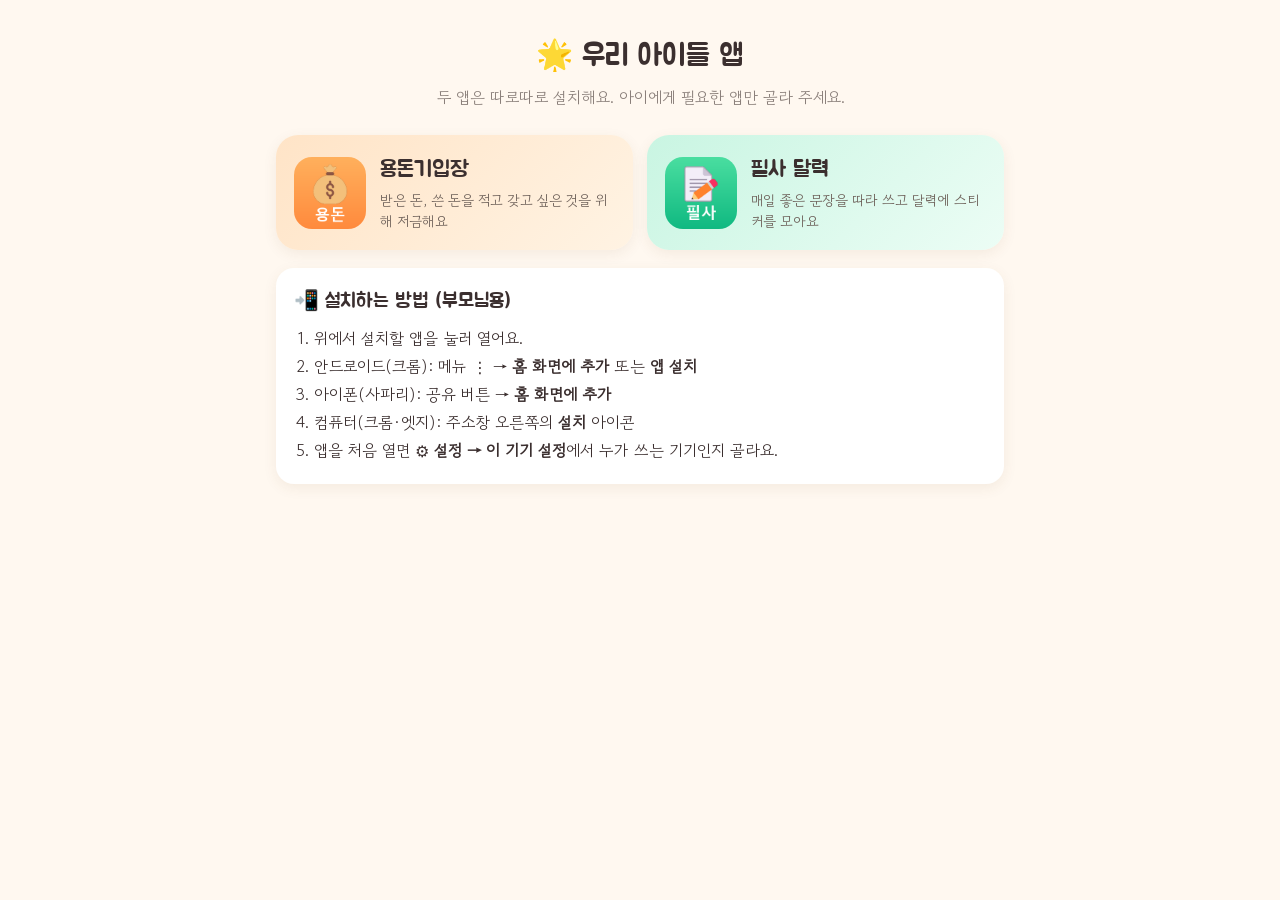
<file: index.html>
<!doctype html>
<html lang="ko">
<head>
<meta charset="utf-8">
<meta name="viewport" content="width=device-width, initial-scale=1, viewport-fit=cover">
<meta name="theme-color" content="#ff8a3d">
<link rel="icon" href="allowance/icons/icon-192.png">
<title>우리 아이들 앱</title>
<link rel="stylesheet" href="shared/common.css">
<style>
  .hero { text-align: center; padding: 18px 0 8px; }
  .hero h1 { font-size: 30px; }
  .hero p { margin: 6px 0 0; color: var(--muted); }
  .apps { display: grid; grid-template-columns: 1fr 1fr; gap: 14px; margin: 18px 0; }
  .app {
    display: flex; gap: 14px; align-items: center; text-decoration: none; color: var(--ink); border-radius: 22px; padding: 18px;
    box-shadow: var(--shadow); transition: transform .15s;
  }
  .app:active { transform: scale(.97); }
  .app img { width: 72px; height: 72px; border-radius: 18px; flex: none; }
  .app h2 { margin: 0 0 4px; font-size: 22px; }
  .app p { margin: 0; font-size: 14px; color: #6b5e57; }
  .app.money { background: linear-gradient(135deg, #ffe4c7, #fff3e3); }
  .app.pilsa { background: linear-gradient(135deg, #c9f5e2, #ecfdf5); }
  ol { padding-left: 20px; margin: 0; }
  li { margin: 4px 0; }
  @media (max-width: 560px) { .apps { grid-template-columns: 1fr; } }
</style>
</head>
<body>
<div class="wrap">
  <div class="hero">
    <h1>🌟 우리 아이들 앱</h1>
    <p>두 앱은 따로따로 설치해요. 아이에게 필요한 앱만 골라 주세요.</p>
  </div>

  <div class="apps">
    <a class="app money" href="allowance/">
      <img src="allowance/icons/icon-192.png" alt="">
      <div><h2>용돈기입장</h2><p>받은 돈, 쓴 돈을 적고 갖고 싶은 것을 위해 저금해요</p></div>
    </a>
    <a class="app pilsa" href="pilsa/">
      <img src="pilsa/icons/icon-192.png" alt="">
      <div><h2>필사 달력</h2><p>매일 좋은 문장을 따라 쓰고 달력에 스티커를 모아요</p></div>
    </a>
  </div>

  <div class="card">
    <h2>📲 설치하는 방법 (부모님용)</h2>
    <ol>
      <li>위에서 설치할 앱을 눌러 열어요.</li>
      <li>안드로이드(크롬): 메뉴 ⋮ → <b>홈 화면에 추가</b> 또는 <b>앱 설치</b></li>
      <li>아이폰(사파리): 공유 버튼 → <b>홈 화면에 추가</b></li>
      <li>컴퓨터(크롬·엣지): 주소창 오른쪽의 <b>설치</b> 아이콘</li>
      <li>앱을 처음 열면 <b>⚙️ 설정 → 이 기기 설정</b>에서 누가 쓰는 기기인지 골라요.</li>
    </ol>
  </div>
</div>
<script>
// 두 앱이 하나였던 시절의 서비스 워커 정리
if ('serviceWorker' in navigator) {
  navigator.serviceWorker.getRegistrations()
    .then(rs => rs.filter(r => r.scope === new URL('./', location.href).href).forEach(r => r.unregister()))
    .catch(() => {});
}
</script>
</body>
</html>
</file>
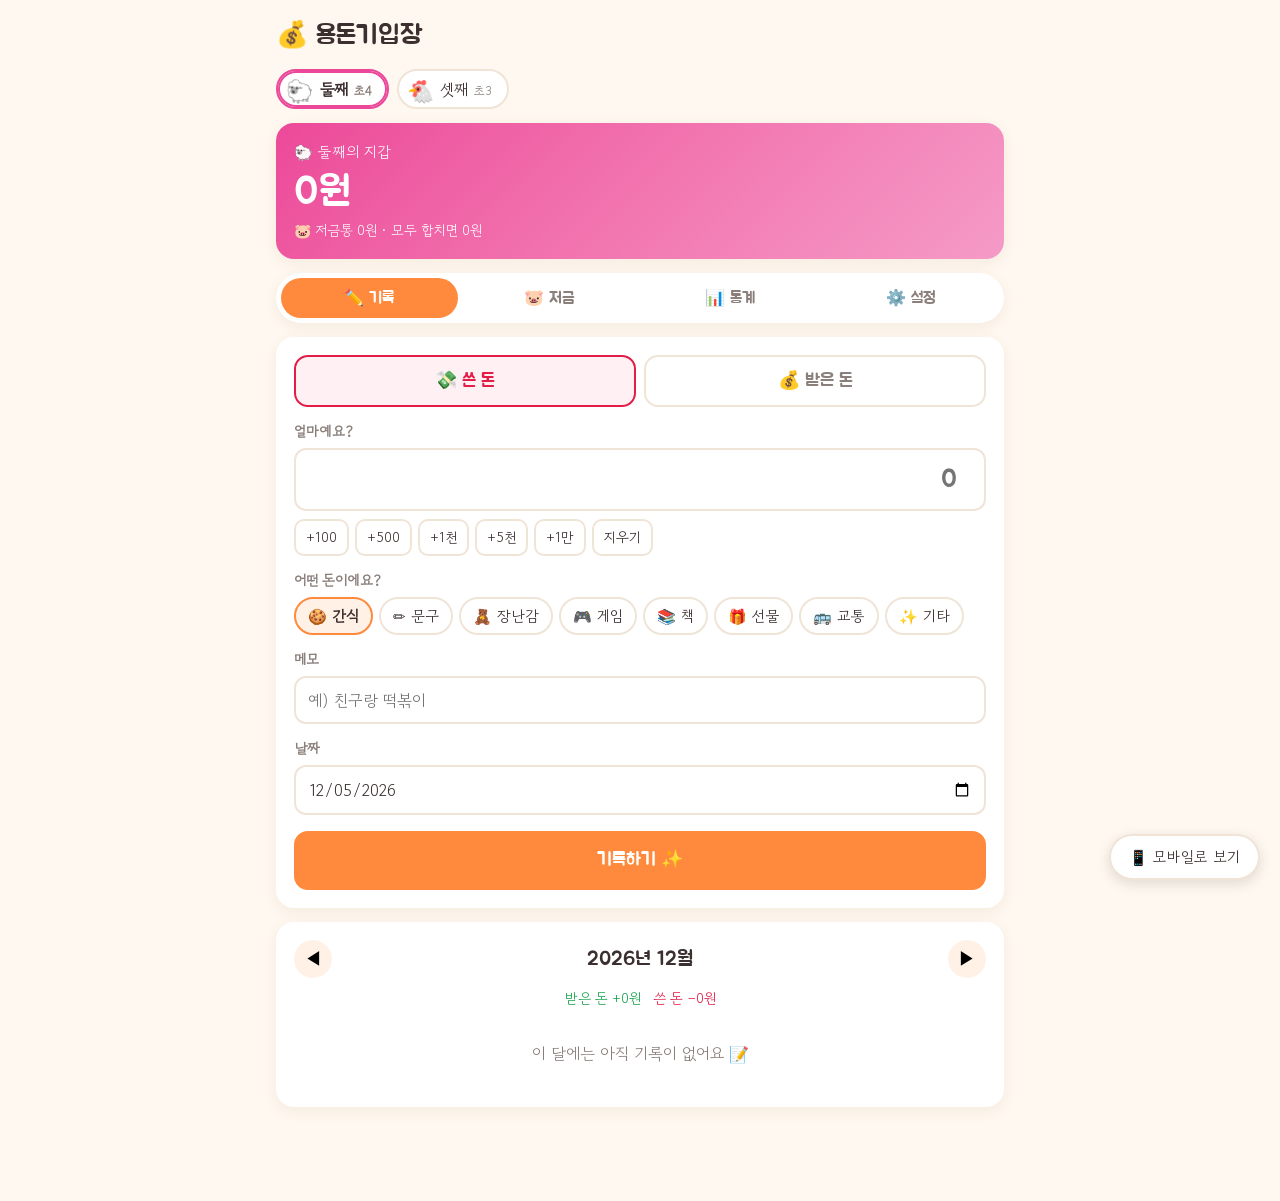
<file: allowance/index.html>
<!doctype html>
<html lang="ko" data-app="allowance">
<head>
<meta charset="utf-8">
<meta name="viewport" content="width=device-width, initial-scale=1, viewport-fit=cover">
<meta name="theme-color" content="#ff8a3d">
<meta name="apple-mobile-web-app-capable" content="yes">
<meta name="mobile-web-app-capable" content="yes">
<meta name="apple-mobile-web-app-title" content="용돈기입장">
<link rel="manifest" href="manifest.webmanifest">
<link rel="icon" href="icons/icon-192.png">
<link rel="apple-touch-icon" href="icons/apple-touch-icon.png">
<title>용돈기입장</title>
<link rel="stylesheet" href="../shared/common.css">
<style>
  .balance { background: linear-gradient(135deg, var(--kc), color-mix(in srgb, var(--kc) 55%, white)); color: #fff; }
  .bal-label { font-size: 15px; opacity: .95; }
  .bal-amt { font-family: 'Jua', sans-serif; font-size: 40px; line-height: 1.2; margin: 4px 0; }
  .bal-sub { font-size: 14px; opacity: .95; }

  .type-toggle { display: grid; grid-template-columns: 1fr 1fr; gap: 8px; }
  .type-toggle button { border: 2px solid var(--line); background: #fff; border-radius: 14px; padding: 12px; font-family: 'Jua', sans-serif; font-size: 18px; cursor: pointer; color: var(--muted); }
  .type-toggle button.on[data-type=out] { border-color: var(--bad); background: #fff1f3; color: var(--bad); }
  .type-toggle button.on[data-type=in] { border-color: var(--good); background: #effcf3; color: var(--good); }
  .amt-input { font-family: 'Jua', sans-serif; font-size: 26px; text-align: right; }
  .quick { display: flex; flex-wrap: wrap; gap: 6px; margin-top: 8px; }

  .mnav { display: flex; align-items: center; justify-content: space-between; margin-bottom: 10px; }
  .mnav button { border: 0; background: var(--accent-soft); width: 38px; height: 38px; border-radius: 50%; font-size: 18px; cursor: pointer; }
  .mnav .title { font-size: 20px; }
  .msum { display: flex; gap: 12px; justify-content: center; font-size: 14px; margin-bottom: 8px; flex-wrap: wrap; }

  .day-h { font-size: 13px; color: var(--muted); margin: 14px 0 4px; font-weight: bold; }
  .tx { display: flex; align-items: center; gap: 10px; padding: 10px 0; border-bottom: 1px dashed var(--line); }
  .tx-ico { font-size: 24px; width: 40px; height: 40px; display: grid; place-items: center; background: var(--accent-soft); border-radius: 12px; flex: none; }
  .tx-main { flex: 1; min-width: 0; }
  .tx-cat { font-weight: bold; }
  .tx-memo { font-size: 13px; color: var(--muted); white-space: nowrap; overflow: hidden; text-overflow: ellipsis; }
  .tx-amt { font-family: 'Jua', sans-serif; font-size: 18px; white-space: nowrap; }
  .tx-amt.in, .tx-amt.unsave { color: var(--good); }
  .tx-amt.out { color: var(--bad); }
  .tx-amt.save { color: var(--save); }
  .tx-del { border: 0; background: none; color: #c9bdb5; font-size: 16px; cursor: pointer; padding: 4px; }

  .goal { border: 2px solid var(--line); border-radius: 16px; padding: 14px; margin-bottom: 10px; }
  .goal.reached { border-color: #facc15; background: #fffbea; }
  .goal-top { display: flex; justify-content: space-between; align-items: baseline; gap: 8px; }
  .goal-name { font-family: 'Jua', sans-serif; font-size: 19px; }
  .bar { height: 14px; background: #f3ece4; border-radius: 999px; overflow: hidden; margin: 10px 0 6px; }
  .bar > i { display: block; height: 100%; background: linear-gradient(90deg, #a78bfa, var(--save)); border-radius: 999px; transition: width .5s; }
  .goal .row { flex-wrap: wrap; margin-top: 8px; }

  .stat-boxes { display: grid; grid-template-columns: repeat(3, 1fr); gap: 8px; }
  .stat-box { background: var(--accent-soft); border-radius: 14px; padding: 10px; text-align: center; }
  .stat-box b { display: block; font-family: 'Jua', sans-serif; font-size: 18px; font-weight: 400; }
  .stat-box span { font-size: 13px; color: var(--muted); }
  .catbar { display: grid; grid-template-columns: 90px 1fr 80px; gap: 8px; align-items: center; margin: 8px 0; font-size: 14px; }
  .catbar .bar { margin: 0; }
  .catbar .bar > i { background: linear-gradient(90deg, #fda4af, var(--bad)); }
  .catbar .v { text-align: right; }
  .months { display: flex; align-items: flex-end; gap: 10px; height: 150px; padding-top: 10px; }
  .mcol { flex: 1; display: flex; flex-direction: column; align-items: center; gap: 4px; height: 100%; justify-content: flex-end; }
  .mbars { display: flex; gap: 3px; align-items: flex-end; height: 110px; }
  .mbars i { width: 12px; border-radius: 4px 4px 0 0; display: block; min-height: 2px; }
  .mbars i.in { background: var(--good); }
  .mbars i.out { background: var(--bad); }
  .mcol span { font-size: 12px; color: var(--muted); }
  .legend { font-size: 13px; color: var(--muted); display: flex; gap: 12px; justify-content: center; margin-top: 6px; }
  .legend i { display: inline-block; width: 10px; height: 10px; border-radius: 3px; margin-right: 4px; }
  .cheer { background: #effcf3; border-radius: 14px; padding: 12px; margin-top: 12px; text-align: center; }
  @media (max-width: 420px) { .bal-amt { font-size: 34px; } .catbar { grid-template-columns: 76px 1fr 70px; } }
</style>
</head>
<body>
<div class="wrap">
  <div class="topbar">
    <h1>💰 용돈기입장</h1>
    <span class="sync-badge hidden"></span>
  </div>

  <div id="kids" class="kids"></div>
  <div id="balance" class="card balance"></div>

  <div class="tabs" id="tabs">
    <button data-t="rec" class="on">✏️ 기록</button>
    <button data-t="goal">🐷 저금</button>
    <button data-t="stat">📊 통계</button>
    <button data-t="set">⚙️ 설정</button>
  </div>

  <!-- 기록 -->
  <section id="t-rec">
    <form class="card" id="addForm" autocomplete="off">
      <button type="button" class="btn big hidden" id="regularBtn" style="margin-bottom:12px"></button>
      <div class="type-toggle" id="typeToggle">
        <button type="button" data-type="out" class="on">💸 쓴 돈</button>
        <button type="button" data-type="in">💰 받은 돈</button>
      </div>
      <label class="f" for="amt">얼마예요?</label>
      <input id="amt" class="amt-input" type="number" inputmode="numeric" min="1" step="1" placeholder="0">
      <div class="quick" id="quick">
        <button type="button" class="btn small" data-q="100">+100</button>
        <button type="button" class="btn small" data-q="500">+500</button>
        <button type="button" class="btn small" data-q="1000">+1천</button>
        <button type="button" class="btn small" data-q="5000">+5천</button>
        <button type="button" class="btn small" data-q="10000">+1만</button>
        <button type="button" class="btn small" data-q="0">지우기</button>
      </div>
      <label class="f">어떤 돈이에요?</label>
      <div class="chips" id="cats"></div>
      <label class="f" for="memo">메모</label>
      <input id="memo" maxlength="40" placeholder="예) 친구랑 떡볶이">
      <label class="f" for="date">날짜</label>
      <input id="date" type="date">
      <div style="margin-top:16px"><button class="btn primary big" type="submit">기록하기 ✨</button></div>
    </form>

    <div class="card">
      <div class="mnav"><button data-dm="-1">◀</button><span class="title monthLabel"></span><button data-dm="1">▶</button></div>
      <div class="msum" id="msum"></div>
      <div id="list"></div>
    </div>
  </section>

  <!-- 저금 목표 -->
  <section id="t-goal" class="hidden">
    <div class="card">
      <h2>🐷 갖고 싶은 것을 위해 모아요</h2>
      <div id="goals"></div>
      <form id="goalForm" autocomplete="off">
        <label class="f" for="gName">새 목표</label>
        <div class="row wrap-row">
          <input id="gName" class="grow" style="min-width:160px" maxlength="20" placeholder="예) 레고, 운동화">
          <input id="gTarget" style="width:140px" type="number" inputmode="numeric" min="1" placeholder="목표 금액">
          <button class="btn primary" type="submit">추가</button>
        </div>
      </form>
    </div>
    <div class="card" id="doneGoals"></div>
  </section>

  <!-- 통계 -->
  <section id="t-stat" class="hidden">
    <div class="card">
      <div class="mnav"><button data-dm="-1">◀</button><span class="title monthLabel"></span><button data-dm="1">▶</button></div>
      <div class="stat-boxes" id="statBoxes"></div>
      <div id="cheer"></div>
    </div>
    <div class="card">
      <h2>🛍️ 어디에 썼을까?</h2>
      <div id="catStats"></div>
    </div>
    <div class="card">
      <h2>📈 최근 6개월</h2>
      <div class="months" id="months"></div>
      <div class="legend"><span><i style="background:var(--good)"></i>받은 돈</span><span><i style="background:var(--bad)"></i>쓴 돈</span></div>
    </div>
  </section>

  <!-- 설정 -->
  <section id="t-set" class="hidden">
    <form class="card" id="regForm">
      <h2>💰 정기 용돈</h2>
      <p class="muted" style="margin:0">금액을 정해 두면 기록 화면에 “용돈 받기” 버튼이 생겨요.</p>
      <label class="f" for="regName">이름</label>
      <input id="regName" maxlength="12" placeholder="예) 주간 용돈">
      <label class="f" for="regAmt">금액 (0이면 버튼 숨김)</label>
      <input id="regAmt" type="number" inputmode="numeric" min="0" step="100">
      <div style="margin-top:14px"><button class="btn primary big" type="submit">저장</button></div>
    </form>
    <div id="common"></div>
    <div class="card">
      <h2>🗂️ 기록 관리</h2>
      <button class="btn" id="resetBtn" style="color:var(--bad)">이 아이의 용돈 기록 모두 지우기</button>
    </div>
  </section>
</div>

<script src="../shared/common.js"></script>
<script>
const F = Family, $ = s => document.querySelector(s), esc = F.esc, won = F.won;
const IN_CATS = [['용돈', '💰'], ['심부름', '🧹'], ['세뱃돈', '🧧'], ['칭찬', '🌟'], ['선물받음', '🎁'], ['기타', '✨']];
const OUT_CATS = [['간식', '🍪'], ['문구', '✏️'], ['장난감', '🧸'], ['게임', '🎮'], ['책', '📚'], ['선물', '🎁'], ['교통', '🚌'], ['기타', '✨']];
const ICON = { '저금': '🐷', '꺼냄': '🐷', '목표달성': '🎉' };
[...IN_CATS, ...OUT_CATS].forEach(([n, e]) => { if (!ICON[n]) ICON[n] = e; });

let kid, data, type = 'out', cat = '간식', month = F.ymd().slice(0, 7);

function load() {
  kid = F.current();
  data = F.getData('allowance.' + kid.id, null) || {};
  data.tx = data.tx || [];
  data.goals = data.goals || [];
  data.regular = data.regular || { name: '용돈', amount: 0 };
  document.documentElement.style.setProperty('--kc', kid.color);
}
function save() { F.setData('allowance.' + kid.id, data); }
const sign = t => (t.type === 'in' || t.type === 'unsave') ? 1 : -1;
const wallet = () => data.tx.reduce((s, t) => s + sign(t) * t.amount, 0);
const piggy = () => data.goals.filter(g => !g.done).reduce((s, g) => s + g.saved, 0);
const toInt = v => parseInt(String(v || '').replace(/[^0-9]/g, ''), 10) || 0;
function addTx(t) { data.tx.push({ id: F.uid(), ts: Date.now(), date: F.ymd(), memo: '', ...t }); }

function renderAll() {
  renderBalance(); renderCats(); renderRegular(); renderList(); renderGoals(); renderStats(); renderSettings();
}

function renderBalance() {
  const w = wallet(), p = piggy();
  $('#balance').innerHTML = `
    <div class="bal-label">${esc(kid.emoji)} ${esc(kid.name)}의 지갑</div>
    <div class="bal-amt">${won(w)}</div>
    <div class="bal-sub">🐷 저금통 ${won(p)} · 모두 합치면 ${won(w + p)}</div>`;
}

function renderCats() {
  const list = type === 'in' ? IN_CATS : OUT_CATS;
  if (!list.some(([n]) => n === cat)) cat = list[0][0];
  $('#cats').innerHTML = list.map(([n, e]) => `<button type="button" class="chip ${n === cat ? 'on' : ''}" data-cat="${n}">${e} ${n}</button>`).join('');
  document.querySelectorAll('#typeToggle button').forEach(b => b.classList.toggle('on', b.dataset.type === type));
}

function renderRegular() {
  const r = data.regular, b = $('#regularBtn');
  b.classList.toggle('hidden', !(r.amount > 0));
  b.textContent = `💰 ${r.name || '용돈'} 받기 (+${won(r.amount)})`;
}

function monthTx() { return data.tx.filter(t => t.date.startsWith(month)); }
function labelOf(t) {
  if (t.type === 'save') return ['🐷', '저금하기'];
  if (t.type === 'unsave') return ['🐷', '저금통에서 꺼냄'];
  return [ICON[t.cat] || '✨', t.cat];
}

function renderList() {
  const [y, m] = month.split('-');
  document.querySelectorAll('.monthLabel').forEach(el => el.textContent = `${y}년 ${+m}월`);
  const items = monthTx().sort((a, b) => b.date.localeCompare(a.date) || (b.ts || 0) - (a.ts || 0));
  const inSum = items.filter(t => t.type === 'in').reduce((s, t) => s + t.amount, 0);
  const outSum = items.filter(t => t.type === 'out').reduce((s, t) => s + t.amount, 0);
  $('#msum').innerHTML = `<span style="color:var(--good)">받은 돈 +${won(inSum)}</span><span style="color:var(--bad)">쓴 돈 −${won(outSum)}</span>`;
  if (!items.length) { $('#list').innerHTML = '<div class="empty">이 달에는 아직 기록이 없어요 📝</div>'; return; }
  let html = '', last = '';
  const wd = ['일', '월', '화', '수', '목', '금', '토'];
  for (const t of items) {
    if (t.date !== last) {
      const d = F.parseYmd(t.date);
      html += `<div class="day-h">${d.getMonth() + 1}월 ${d.getDate()}일 (${wd[d.getDay()]})</div>`;
      last = t.date;
    }
    const [ico, lab] = labelOf(t);
    const sg = sign(t) > 0 ? '+' : '−';
    html += `<div class="tx">
      <div class="tx-ico">${ico}</div>
      <div class="tx-main"><div class="tx-cat">${esc(lab)}</div><div class="tx-memo">${esc(t.memo)}</div></div>
      <div class="tx-amt ${t.type}">${sg}${won(t.amount)}</div>
      <button class="tx-del" data-del="${t.id}" title="지우기">✕</button>
    </div>`;
  }
  $('#list').innerHTML = html;
}

function renderGoals() {
  const act = data.goals.filter(g => !g.done);
  $('#goals').innerHTML = act.length ? act.map(g => {
    const pct = Math.min(100, Math.round(g.saved / g.target * 100));
    const reached = g.saved >= g.target;
    return `<div class="goal ${reached ? 'reached' : ''}">
      <div class="goal-top"><span class="goal-name">${reached ? '🎉' : '🎯'} ${esc(g.name)}</span><span class="muted">${pct}%</span></div>
      <div class="bar"><i style="width:${pct}%"></i></div>
      <div class="muted" style="font-size:14px">${won(g.saved)} / ${won(g.target)} ${reached ? '· 목표를 이뤘어요!' : `· 앞으로 ${won(g.target - g.saved)} 남았어요`}</div>
      <div class="row">
        <button class="btn small" data-g="save" data-id="${g.id}">🐷 저금하기</button>
        <button class="btn small" data-g="take" data-id="${g.id}">꺼내기</button>
        ${reached ? `<button class="btn small primary" data-g="buy" data-id="${g.id}">🎁 이제 살래요!</button>` : ''}
        <button class="btn small" data-g="del" data-id="${g.id}" style="margin-left:auto;color:var(--muted)">목표 지우기</button>
      </div>
    </div>`;
  }).join('') : '<div class="empty">아직 목표가 없어요. 갖고 싶은 것을 적어 볼까요? 🌟</div>';

  const done = data.goals.filter(g => g.done);
  $('#doneGoals').classList.toggle('hidden', !done.length);
  $('#doneGoals').innerHTML = `<h2>🏆 이룬 목표</h2>` + done.map(g =>
    `<div class="tx"><div class="tx-ico">🏆</div><div class="tx-main"><div class="tx-cat">${esc(g.name)}</div><div class="tx-memo">${esc(g.doneDate || '')}</div></div><div class="tx-amt">${won(g.target)}</div></div>`).join('');
}

function renderStats() {
  const items = monthTx();
  const sum = t => items.filter(x => x.type === t).reduce((s, x) => s + x.amount, 0);
  const inS = sum('in'), outS = sum('out'), saveS = sum('save') - sum('unsave');
  $('#statBoxes').innerHTML = `
    <div class="stat-box"><span>받은 돈</span><b style="color:var(--good)">${won(inS)}</b></div>
    <div class="stat-box"><span>쓴 돈</span><b style="color:var(--bad)">${won(outS)}</b></div>
    <div class="stat-box"><span>저금</span><b style="color:var(--save)">${won(Math.max(0, saveS))}</b></div>`;
  let msg = '';
  if (!items.length) msg = '';
  else if (inS > 0 && outS <= inS) msg = `👏 받은 돈보다 ${won(inS - outS)} 덜 썼어요. 아주 잘했어요!`;
  else if (outS > inS) msg = `🤔 받은 돈보다 ${won(outS - inS)} 더 썼어요. 다음 달엔 조금 아껴 볼까요?`;
  $('#cheer').innerHTML = msg ? `<div class="cheer">${msg}</div>` : '';

  const by = {};
  items.filter(t => t.type === 'out').forEach(t => by[t.cat] = (by[t.cat] || 0) + t.amount);
  const rows = Object.entries(by).sort((a, b) => b[1] - a[1]);
  const max = rows.length ? rows[0][1] : 1;
  $('#catStats').innerHTML = rows.length ? rows.map(([c, v]) =>
    `<div class="catbar"><span>${ICON[c] || '✨'} ${esc(c)}</span><div class="bar"><i style="width:${Math.round(v / max * 100)}%"></i></div><span class="v">${won(v)}</span></div>`).join('')
    : '<div class="empty">이 달에 쓴 돈이 없어요</div>';

  const [y, m] = month.split('-').map(Number);
  const cols = [];
  for (let i = 5; i >= 0; i--) {
    const d = new Date(y, m - 1 - i, 1);
    const key = `${d.getFullYear()}-${String(d.getMonth() + 1).padStart(2, '0')}`;
    const tx = data.tx.filter(t => t.date.startsWith(key));
    cols.push({ label: (d.getMonth() + 1) + '월', inS: tx.filter(t => t.type === 'in').reduce((s, t) => s + t.amount, 0), outS: tx.filter(t => t.type === 'out').reduce((s, t) => s + t.amount, 0) });
  }
  const mx = Math.max(1, ...cols.map(c => Math.max(c.inS, c.outS)));
  $('#months').innerHTML = cols.map(c => `<div class="mcol">
    <div class="mbars"><i class="in" style="height:${c.inS / mx * 100}%" title="받은 돈 ${won(c.inS)}"></i><i class="out" style="height:${c.outS / mx * 100}%" title="쓴 돈 ${won(c.outS)}"></i></div>
    <span>${c.label}</span></div>`).join('');
}

function renderSettings() {
  $('#regName').value = data.regular.name || '';
  $('#regAmt').value = data.regular.amount || 0;
}

// ---------- 이벤트 ----------
$('#tabs').onclick = e => {
  const b = e.target.closest('button'); if (!b) return;
  document.querySelectorAll('#tabs button').forEach(x => x.classList.toggle('on', x === b));
  ['rec', 'goal', 'stat', 'set'].forEach(t => $('#t-' + t).classList.toggle('hidden', t !== b.dataset.t));
};

$('#typeToggle').onclick = e => {
  const b = e.target.closest('button'); if (!b) return;
  type = b.dataset.type; renderCats();
};
$('#cats').onclick = e => {
  const b = e.target.closest('.chip'); if (!b) return;
  cat = b.dataset.cat; renderCats();
};
$('#quick').onclick = e => {
  const b = e.target.closest('[data-q]'); if (!b) return;
  const q = +b.dataset.q;
  $('#amt').value = q === 0 ? '' : toInt($('#amt').value) + q;
};

$('#addForm').onsubmit = e => {
  e.preventDefault();
  const amt = toInt($('#amt').value);
  if (amt <= 0) return F.toast('금액을 입력해 주세요 🙂');
  if (type === 'out' && amt > wallet() && !confirm(`지갑에 있는 돈(${won(wallet())})보다 많아요.\n그래도 기록할까요?`)) return;
  const date = $('#date').value || F.ymd();
  addTx({ date, type, amount: amt, cat, memo: $('#memo').value.trim() });
  save();
  $('#amt').value = ''; $('#memo').value = '';
  month = date.slice(0, 7);
  F.toast(type === 'in' ? '💰 받은 돈을 기록했어요!' : '💸 쓴 돈을 기록했어요!');
  renderAll();
};

$('#regularBtn').onclick = () => {
  const r = data.regular;
  if (!confirm(`${r.name || '용돈'} ${won(r.amount)}을 받았나요?`)) return;
  addTx({ type: 'in', amount: r.amount, cat: '용돈', memo: r.name || '용돈' });
  save(); month = F.ymd().slice(0, 7);
  F.toast('💰 용돈이 들어왔어요!'); F.celebrate(['💰', '🪙', '✨']);
  renderAll();
};

document.addEventListener('click', e => {
  const m = e.target.closest('[data-dm]');
  if (m) {
    const [y, mo] = month.split('-').map(Number);
    const d = new Date(y, mo - 1 + Number(m.dataset.dm), 1);
    month = `${d.getFullYear()}-${String(d.getMonth() + 1).padStart(2, '0')}`;
    renderList(); renderStats();
  }
});

$('#list').onclick = e => {
  const b = e.target.closest('[data-del]'); if (!b) return;
  const t = data.tx.find(x => x.id === b.dataset.del);
  if (!t || !confirm('이 기록을 지울까요?')) return;
  if (t.goalId) {
    const g = data.goals.find(x => x.id === t.goalId);
    if (g && !g.done) {
      if (t.type === 'save') g.saved = Math.max(0, g.saved - t.amount);
      if (t.type === 'unsave') g.saved += t.amount;
    }
  }
  data.tx = data.tx.filter(x => x !== t);
  save(); renderAll();
};

$('#goalForm').onsubmit = e => {
  e.preventDefault();
  const name = $('#gName').value.trim(), target = toInt($('#gTarget').value);
  if (!name || target <= 0) return F.toast('목표 이름과 금액을 적어 주세요');
  data.goals.push({ id: F.uid(), name, target, saved: 0, created: F.ymd() });
  save(); $('#gName').value = ''; $('#gTarget').value = '';
  F.toast('🎯 새 목표가 생겼어요!'); renderAll();
};

$('#goals').onclick = e => {
  const b = e.target.closest('[data-g]'); if (!b) return;
  const g = data.goals.find(x => x.id === b.dataset.id); if (!g) return;
  const act = b.dataset.g;
  if (act === 'save') {
    const amt = toInt(prompt(`얼마를 저금할까요?\n(지금 지갑: ${won(wallet())})`));
    if (amt <= 0) return;
    if (amt > wallet()) return F.toast('지갑에 돈이 모자라요 😅');
    addTx({ type: 'save', amount: amt, cat: '저금', memo: g.name, goalId: g.id });
    g.saved += amt;
    save();
    if (g.saved >= g.target) { F.celebrate(); F.toast(`🎉 '${g.name}' 목표를 이뤘어요!`); }
    else F.toast(`🐷 ${won(amt)} 저금했어요!`);
  } else if (act === 'take') {
    const amt = toInt(prompt(`얼마를 꺼낼까요?\n(저금한 돈: ${won(g.saved)})`));
    if (amt <= 0) return;
    if (amt > g.saved) return F.toast('저금한 돈보다 많이 꺼낼 수 없어요');
    addTx({ type: 'unsave', amount: amt, cat: '꺼냄', memo: g.name, goalId: g.id });
    g.saved -= amt; save();
  } else if (act === 'buy') {
    if (!confirm(`'${g.name}'을(를) 살 건가요?\n저금한 ${won(g.saved)}을 사용해요.`)) return;
    const amt = g.saved;
    addTx({ type: 'unsave', amount: amt, cat: '꺼냄', memo: g.name, goalId: g.id });
    addTx({ type: 'out', amount: amt, cat: '목표달성', memo: g.name });
    g.done = true; g.doneDate = F.ymd(); g.saved = 0;
    save(); F.celebrate(['🎁', '🏆', '🎉', '⭐']); F.toast('🏆 정말 멋져요! 끝까지 모았어요!');
  } else if (act === 'del') {
    const msg = g.saved > 0 ? `'${g.name}' 목표를 지울까요?\n저금한 ${won(g.saved)}은 지갑으로 돌아가요.` : `'${g.name}' 목표를 지울까요?`;
    if (!confirm(msg)) return;
    if (g.saved > 0) addTx({ type: 'unsave', amount: g.saved, cat: '꺼냄', memo: g.name + ' (목표 지움)' });
    data.goals = data.goals.filter(x => x !== g);
    save();
  }
  renderAll();
};

$('#regForm').onsubmit = e => {
  e.preventDefault();
  data.regular = { name: $('#regName').value.trim() || '용돈', amount: toInt($('#regAmt').value) };
  save(); F.toast('저장했어요!'); renderAll();
};

$('#resetBtn').onclick = () => {
  if (!confirm(`${kid.name}의 용돈 기록을 모두 지울까요?`)) return;
  if (!confirm('정말요? 지우면 되돌릴 수 없어요.')) return;
  data = { tx: [], goals: [], regular: data.regular };
  save(); F.toast('모두 지웠어요'); renderAll();
};

// ---------- 시작 ----------
$('#date').value = F.ymd();
function onKid() { load(); renderAll(); F.sync.pull(['allowance.' + kid.id]); }
load();
F.renderPicker($('#kids'), onKid);
renderAll();
// 기기 연결이나 아이 정보가 바뀌면 아이 고르기부터 다시
F.mountSettings($('#common'), () => { load(); F.renderPicker($('#kids'), onKid); renderAll(); });

// 구글 시트에 더 최신 기록이 있으면 받아서 다시 그림
window.addEventListener('familysync', e => {
  if (!e.detail.keys.some(k => k === 'family.kids' || k === 'allowance.' + kid.id)) return;
  load(); F.renderPicker($('#kids'), onKid); renderAll();
});
F.sync.pull(['family.kids', 'allowance.' + kid.id]);
</script>
</body>
</html>
</file>
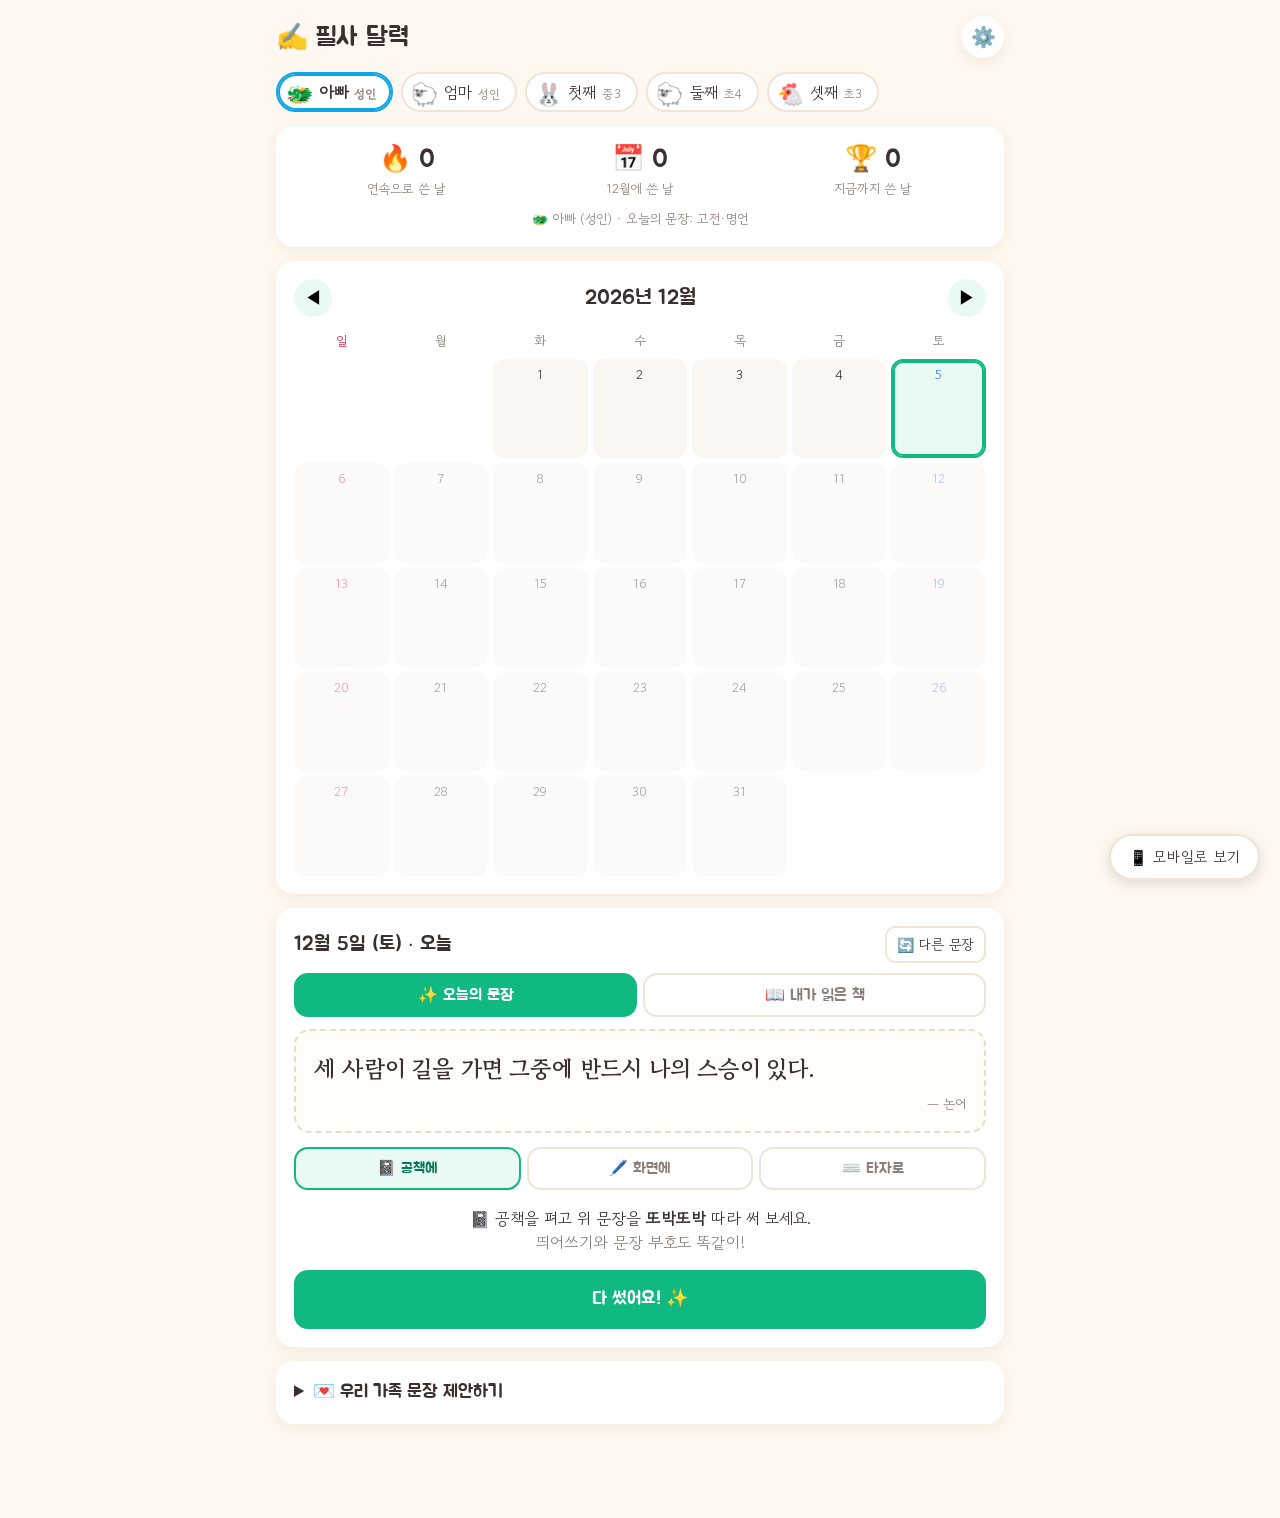
<file: pilsa/index.html>
<!doctype html>
<html lang="ko" data-app="pilsa">
<head>
<meta charset="utf-8">
<meta name="viewport" content="width=device-width, initial-scale=1, viewport-fit=cover">
<meta name="theme-color" content="#10b981">
<meta name="apple-mobile-web-app-capable" content="yes">
<meta name="mobile-web-app-capable" content="yes">
<meta name="apple-mobile-web-app-title" content="필사달력">
<link rel="manifest" href="manifest.webmanifest">
<link rel="icon" href="icons/icon-192.png">
<link rel="apple-touch-icon" href="icons/apple-touch-icon.png">
<title>필사 달력</title>
<link rel="stylesheet" href="../shared/common.css">
<style>
  :root { --accent: #10b981; --accent-soft: #e8faf3; }
  .stats { display: grid; grid-template-columns: repeat(3, 1fr); gap: 8px; text-align: center; }
  .stats b { display: block; font-family: 'Jua', sans-serif; font-size: 26px; font-weight: 400; line-height: 1.2; }
  .stats span { font-size: 13px; color: var(--muted); }
  .level { text-align: center; font-size: 13px; color: var(--muted); margin-top: 10px; }

  .mnav { display: flex; align-items: center; justify-content: space-between; margin-bottom: 10px; }
  .mnav button { border: 0; background: var(--accent-soft); width: 38px; height: 38px; border-radius: 50%; font-size: 18px; cursor: pointer; }
  .mnav .title { font-size: 21px; }
  .cal { display: grid; grid-template-columns: repeat(7, 1fr); gap: 5px; }
  .wd { text-align: center; font-size: 13px; color: var(--muted); padding: 4px 0; }
  .wd:first-child { color: var(--bad); }
  .wd:last-child { color: #3b82f6; }
  .cell {
    aspect-ratio: 1 / 1.05; border: 2px solid transparent; border-radius: 12px; background: #faf6f1; cursor: pointer;
    display: flex; flex-direction: column; align-items: center; justify-content: flex-start; padding: 4px 0 0; font: inherit; color: var(--ink); position: relative;
  }
  .cell .n { font-size: 13px; }
  .cell .st { font-size: clamp(18px, 5vw, 28px); line-height: 1.1; margin-top: 2px; }
  .cell.empty { background: none; cursor: default; }
  .cell.future { opacity: .45; }
  .cell.today { border-color: var(--accent); }
  .cell.sel { background: var(--accent-soft); border-color: var(--accent); box-shadow: 0 0 0 2px var(--accent) inset; }
  .cell.done { background: #fff6d6; }
  .cell .pk { position: absolute; right: 2px; bottom: 0; font-size: 12px; }
  .cell.sun .n { color: var(--bad); }
  .cell.sat .n { color: #3b82f6; }

  .day-title { display: flex; align-items: center; justify-content: space-between; gap: 8px; margin-bottom: 10px; }
  .sentence-box { background: #fffdf8; border: 2px dashed #eadbc8; border-radius: 16px; padding: 18px; margin-bottom: 14px; }
  .sentence { font-family: 'Gowun Batang', 'Batang', serif; font-size: 23px; font-weight: 700; line-height: 1.7; word-break: keep-all; }
  .meaning { margin-top: 8px; font-size: 15px; color: #6b5e57; }
  .src { margin-top: 6px; font-size: 13px; color: var(--muted); text-align: right; }

  .modes { display: grid; grid-template-columns: repeat(3, 1fr); gap: 6px; margin-bottom: 12px; }
  .modes button { border: 2px solid var(--line); background: #fff; border-radius: 14px; padding: 10px 4px; font-family: 'Jua', sans-serif; font-size: 15px; cursor: pointer; color: var(--muted); }
  .modes button.on { border-color: var(--accent); background: var(--accent-soft); color: #047857; }

  .canvas-wrap { border: 2px solid var(--line); border-radius: 14px; overflow: hidden; background: #fffdf8; margin-bottom: 10px; }
  #trace { display: block; touch-action: none; cursor: crosshair; }

  .typeview { font-family: 'Gowun Batang', serif; font-size: 20px; line-height: 1.8; margin-bottom: 8px; color: #b9b0a8; word-break: keep-all; }
  .typeview .ok { color: var(--good); }
  .typeview .ng { color: var(--bad); text-decoration: underline; }
  .acc { text-align: right; font-size: 14px; color: var(--muted); margin: 6px 0 12px; }

  .stickers { display: flex; flex-wrap: wrap; gap: 6px; justify-content: center; margin: 10px 0; }
  .stickers button { font-size: 30px; width: 54px; height: 54px; border: 2px solid var(--line); border-radius: 14px; background: #fff; cursor: pointer; }
  .stickers button.on { border-color: var(--accent); background: var(--accent-soft); transform: scale(1.08); }

  .done-view { text-align: center; }
  .done-view .big { font-size: 64px; line-height: 1.1; }
  .done-view .note { background: #faf6f1; border-radius: 12px; padding: 10px 14px; margin: 10px 0; text-align: left; white-space: pre-wrap; }
  .parent-stamp { border: 2px dashed #f59e0b; color: #b45309; background: #fffbeb; }
  .parent-stamp.on { border-style: solid; background: #fde68a; }

  .srcs { display: grid; grid-template-columns: 1fr 1fr; gap: 6px; margin-bottom: 12px; }
  .srcs button { border: 2px solid var(--line); background: #fff; border-radius: 14px; padding: 10px 4px; font-family: 'Jua', sans-serif; font-size: 16px; cursor: pointer; color: var(--muted); }
  .srcs button.on { border-color: var(--accent); background: var(--accent); color: #fff; }
  .book-title { font-family: 'Jua', sans-serif; font-size: 21px; word-break: keep-all; }
  .book-where { margin-top: 4px; font-size: 15px; color: #6b5e57; }
  .book-form { margin-bottom: 12px; }
  .book-form label.f:first-child { margin-top: 0; }
  .book-range { display: grid; grid-template-columns: auto 1fr 1.4fr; gap: 8px; align-items: center; margin-top: 12px; }
  .book-range .book-lbl { font-family: 'Jua', sans-serif; color: var(--muted); }
  .book-range label { display: flex; align-items: center; gap: 4px; white-space: nowrap; font-size: 15px; }
  .book-range input { text-align: center; min-width: 0; padding-left: 4px; padding-right: 4px; }
  .book-range input::placeholder { font-size: 13px; }
  .more-list { margin-top: 14px; text-align: left; }
  .more-list h4 { margin: 0 0 6px; font-family: 'Jua', sans-serif; font-weight: 400; font-size: 17px; }
  .more-item { display: flex; gap: 10px; align-items: flex-start; padding: 10px 0; border-top: 1px dashed var(--line); }
  .more-item .st { font-size: 30px; line-height: 1; }
  .more-item .t { word-break: keep-all; }
  .more-item .sub { font-size: 13px; color: var(--muted); margin-top: 2px; }
  .more-btns { display: flex; flex-direction: column; gap: 6px; }
  .edited { font-family: 'Gowun Dodum', sans-serif; font-size: 12px; font-weight: 400; color: var(--muted); white-space: nowrap; }
  .cell .cnt { position: absolute; left: 3px; bottom: 0; font-size: 11px; color: #b45309; font-weight: bold; }

  .custom-item { display: flex; gap: 8px; align-items: flex-start; padding: 8px 0; border-bottom: 1px dashed var(--line); }
  .custom-item .grow { word-break: keep-all; }
  summary { cursor: pointer; font-family: 'Jua', sans-serif; font-size: 18px; }
  @media (max-width: 420px) { .sentence { font-size: 20px; } .modes button { font-size: 14px; } }
</style>
</head>
<body>
<div class="wrap">
  <div class="topbar">
    <h1>✍️ 필사 달력</h1>
    <span class="sync-badge hidden"></span>
    <button class="settings-btn" id="setBtn" title="설정">⚙️</button>
  </div>

  <section id="settings" class="hidden"></section>

  <div id="main">
  <div id="kids" class="kids"></div>

  <div class="card">
    <div class="stats" id="stats"></div>
    <div class="level" id="level"></div>
  </div>

  <div class="card">
    <div class="mnav"><button id="prevM">◀</button><span class="title" id="mLabel"></span><button id="nextM">▶</button></div>
    <div class="cal" id="cal"></div>
  </div>

  <div class="card" id="day"></div>

  <div class="card">
    <details id="customBox">
      <summary>💌 우리 가족 문장 제안하기</summary>
      <p class="muted" style="margin-bottom:0">누구나 좋은 글을 제안할 수 있어요. 제안한 문장은 <b>온 가족</b>의 매일 문장에 함께 섞여 나와요. 좋아하는 책 구절이나 가훈, 응원하고 싶은 말을 넣어 보세요.</p>
      <form id="customForm" autocomplete="off">
        <label class="f" for="cText">문장</label>
        <textarea id="cText" rows="2" maxlength="200" placeholder="예) 오늘도 나는 어제보다 조금 더 자랐다."></textarea>
        <label class="f" for="cSrc">출처 (선택)</label>
        <input id="cSrc" maxlength="40" placeholder="예) 어린 왕자">
        <div style="margin-top:12px"><button class="btn primary" type="submit" id="cBtn">제안하기</button></div>
      </form>
      <div id="customList" style="margin-top:10px"></div>
    </details>
  </div>
  </div>
</div>

<script src="../shared/common.js"></script>
<script src="sentences.js"></script>
<script>
const F = Family, $ = s => document.querySelector(s), esc = F.esc;
const STICKERS = ['⭐', '🌈', '🍀', '🌸', '🐶', '🦄', '🚀', '🍓', '🎈', '💎', '🌻', '🐳'];
const MODES = { paper: '📓 공책에', trace: '🖊️ 화면에', type: '⌨️ 타자로' };
const MODE_DONE = { paper: '공책에 써서', trace: '화면에 따라 써서', type: '타자로 써서', book: '읽은 책을 따라 써서' };
// 무엇을 따라 쓸지: 매일 나오는 견본 문장, 또는 아이가 읽은 책
const SOURCES = { sample: '✨ 오늘의 문장', book: '📖 내가 읽은 책' };
const WD = ['일', '월', '화', '수', '목', '금', '토'];

let kid, data, words, viewY, viewM, selDate, mode = 'paper', pending = null;
let src = 'sample', bookDraft = null; // bookDraft: 책 입력 칸에 쓰던 내용 (다른 화면에 다녀와도 남아 있게)
let addMode = false, addSentence = null; // 이미 쓴 날에 '한 번 더 쓰기' 중인지
let editIdx = null; // ✏️ 고치는 중인 기록 (0: 그날 첫 기록, 1~: 더 쓴 기록)
const today = () => F.ymd();

function load() {
  kid = F.current();
  data = F.getData('pilsa.' + kid.id, null) || {};
  data.days = data.days || {};
  mode = data.lastMode || 'paper';
  src = data.lastSrc || 'sample';
  // 예전에 부모님이 이 사람 칸에만 넣어 둔 문장은 가족 문장으로 옮김
  if (data.custom && data.custom.length) {
    const mine = F.getData(F.wordsKey(kid.id), []);
    F.setData(F.wordsKey(kid.id), [...mine, ...data.custom.map(c => ({ ...c, at: Date.now() }))]);
  }
  if (data.custom) { delete data.custom; save(); }
  loadWords();
  document.documentElement.style.setProperty('--kc', kid.color);
}
function save() { F.setData('pilsa.' + kid.id, data); }

// 가족 모두가 제안한 문장 (사람마다 따로 저장되어 있는 것을 모아서)
function loadWords() {
  words = F.kids().flatMap(p => F.getData(F.wordsKey(p.id), []).map(w => ({ ...w, by: p })))
    .sort((a, b) => (a.at || 0) - (b.at || 0));
}
const wordSrc = w => `${w.s ? w.s + ' · ' : ''}${w.by.name}의 제안`;
// 내가 낸 문장이거나 부모님 기기(또는 연결 안 한 기기)면 뺄 수 있음
const canRemove = w => w.by.id === kid.id || !F.sync.role() || F.sync.isAdmin();

function pool() {
  const lv = F.level(kid.birthYear);
  return [...SENTENCES[lv], ...words.map(w => ({ t: w.t, m: '', s: wordSrc(w) }))];
}
function dayNo(ds) { const [y, m, d] = ds.split('-').map(Number); return Math.floor(Date.UTC(y, m - 1, d) / 86400000); }
function sentenceFor(ds) {
  const r = data.days[ds];
  if (r && r.sentence) return r.sentence;
  const p = pool();
  return p[((dayNo(ds) % p.length) + p.length) % p.length];
}
function isDone(ds) { return !!(data.days[ds] && data.days[ds].done); }
// 하루에 여러 번 쓸 수 있어요: 첫 번째 기록은 그날 칸에, 두 번째부터는 extra에 차례로
const entries = r => r && r.done ? [r, ...(r.extra || [])] : [];
// 한 번 더 쓰는 중이면 새로 고른 문장, 아니면 그날의 문장
const curSentence = () => addMode ? addSentence : sentenceFor(selDate);
function randomSentence(not) {
  const p = pool();
  let next = p[Math.floor(Math.random() * p.length)];
  for (let i = 0; i < 5 && next.t === not && p.length > 1; i++) next = p[Math.floor(Math.random() * p.length)];
  return next;
}

// ---------- 내가 읽은 책 ----------
function bookWhere(b) {
  const toPage = b.toPage || b.page; // 예전 기록에는 끝 쪽이 없음 (한 쪽 안에서만 씀)
  if (toPage !== b.page) return `${b.page}쪽 ${b.from}째 줄부터 ${toPage}쪽 ${b.to}째 줄까지`;
  return `${b.page}쪽 · ${b.from === b.to ? `${b.from}째 줄` : `${b.from}째 줄부터 ${b.to}째 줄까지`}`;
}
// 전에 쓴 책 이름 (최근 것부터) — 책 이름 칸에서 골라 쓸 수 있게
function recentBooks() {
  const seen = new Set();
  Object.keys(data.days).sort().reverse().forEach(d => {
    entries(data.days[d]).forEach(r => { if (r.mode === 'book' && r.book && r.book.title) seen.add(r.book.title); });
  });
  return [...seen].slice(0, 15);
}
function readBookForm() {
  const toInt = id => parseInt($(id).value, 10) || 0;
  const title = $('#bTitle').value.trim().replace(/\s+/g, ' ');
  // 끝 쪽을 비우면 시작 쪽과 같은 쪽, 같은 쪽에서 끝 줄을 비우면 한 줄만
  const page = toInt('#bPage'), from = toInt('#bFrom'), toPage = toInt('#bToPage') || page;
  const to = toInt('#bTo') || (toPage === page ? from : 0);
  if (!title) return F.toast('책 이름을 적어 주세요 📖');
  if (page < 1) return F.toast('몇 쪽부터인지 적어 주세요');
  if (from < 1) return F.toast('몇째 줄부터인지 적어 주세요');
  if (toPage < page) return F.toast('끝 쪽이 시작 쪽보다 앞에 있어요');
  if (to < 1) return F.toast('몇째 줄까지인지 적어 주세요');
  if (toPage === page && to < from) return F.toast('끝 줄이 시작 줄보다 앞에 있어요');
  return { title, page, from, toPage, to };
}

function streak() {
  const d = new Date();
  if (!isDone(F.ymd(d))) d.setDate(d.getDate() - 1);
  let n = 0;
  while (isDone(F.ymd(d))) { n++; d.setDate(d.getDate() - 1); }
  return n;
}

function renderAll() { renderStats(); renderCal(); renderDay(); renderCustom(); }

function renderStats() {
  const ym = `${viewY}-${String(viewM + 1).padStart(2, '0')}`;
  const total = Object.keys(data.days).filter(isDone).length;
  const month = Object.keys(data.days).filter(k => k.startsWith(ym) && isDone(k)).length;
  $('#stats').innerHTML = `
    <div><b>🔥 ${streak()}</b><span>연속으로 쓴 날</span></div>
    <div><b>📅 ${month}</b><span>${viewM + 1}월에 쓴 날</span></div>
    <div><b>🏆 ${total}</b><span>지금까지 쓴 날</span></div>`;
  const lv = F.level(kid.birthYear);
  $('#level').textContent = `${kid.emoji} ${kid.name} (${F.gradeLabel(kid.birthYear)}) · 오늘의 문장: ${LEVEL_NAME[lv]}${words.length ? ' + 우리 가족 문장' : ''}`;
}

function renderCal() {
  $('#mLabel').textContent = `${viewY}년 ${viewM + 1}월`;
  const first = new Date(viewY, viewM, 1).getDay();
  const last = new Date(viewY, viewM + 1, 0).getDate();
  const t = today();
  let html = WD.map(w => `<div class="wd">${w}</div>`).join('');
  for (let i = 0; i < first; i++) html += '<div class="cell empty"></div>';
  for (let d = 1; d <= last; d++) {
    const ds = `${viewY}-${String(viewM + 1).padStart(2, '0')}-${String(d).padStart(2, '0')}`;
    const r = data.days[ds];
    const dow = (first + d - 1) % 7;
    const cls = ['cell', ds === t && 'today', ds > t && 'future', ds === selDate && 'sel', isDone(ds) && 'done', dow === 0 && 'sun', dow === 6 && 'sat'].filter(Boolean).join(' ');
    const n = entries(r).length;
    html += `<button class="${cls}" data-d="${ds}"><span class="n">${d}</span><span class="st">${isDone(ds) ? esc(r.sticker || '⭐') : ''}</span>${n > 1 ? `<span class="cnt">×${n}</span>` : ''}${r && r.parent ? '<span class="pk">👍</span>' : ''}</button>`;
  }
  $('#cal').innerHTML = html;
}

function dateTitle(ds) {
  const d = F.parseYmd(ds);
  return `${d.getMonth() + 1}월 ${d.getDate()}일 (${WD[d.getDay()]})`;
}

function bookBox(b, text) {
  return `<div class="sentence-box">
      <div class="book-title">📖 ${esc(b.title)}</div>
      <div class="book-where">${esc(bookWhere(b))}</div>
      ${text ? `<div class="sentence" style="margin-top:10px">${esc(text)}</div>` : ''}
    </div>`;
}

function sentenceBox(s) {
  return `<div class="sentence-box">
      <div class="sentence">${esc(s.t)}</div>
      ${s.m ? `<div class="meaning">💡 ${esc(s.m)}</div>` : ''}
      <div class="src">— ${esc(s.s)}</div>
    </div>`;
}
// 두 번째부터 쓴 필사 목록
function moreList(r) {
  const more = r.extra || [];
  if (!more.length) return '';
  return `<div class="more-list"><h4>✍️ 이날 더 쓴 필사</h4>${more.map((e, i) => `
    <div class="more-item">
      <div class="st">${esc(e.sticker || '⭐')}</div>
      <div class="grow">
        <div class="t">${e.mode === 'book' ? `📖 ${esc(e.book.title)}` : esc(e.sentence.t)}</div>
        <div class="sub">${e.mode === 'book' ? esc(bookWhere(e.book)) : '— ' + esc(e.sentence.s)} · ${MODE_DONE[e.mode] || ''}</div>
        ${e.mode === 'book' && e.sentence.t ? `<div class="sub">“${esc(e.sentence.t)}”</div>` : ''}
        ${e.note ? `<div class="sub">💬 ${esc(e.note)}</div>` : ''}
        ${e.edited ? `<div class="sub">${editedMark(e)}</div>` : ''}
      </div>
      <div class="more-btns"><button class="btn small" data-edit="${i + 1}">✏️ 고치기</button><button class="btn small" data-xdel="${i}">지우기</button></div>
    </div>`).join('')}</div>`;
}

// 책 이름 · 시작/끝 쪽과 줄 · 따라 쓴 문장 입력 칸 (새로 쓸 때와 고칠 때 같이 씀)
function bookFields(b) {
  const num = (id, v, ph) => `<input id="${id}" type="number" inputmode="numeric" min="1" placeholder="${ph}" value="${esc(v)}">`;
  return `
    <label class="f" for="bTitle">책 이름</label>
    <input id="bTitle" list="bookList" maxlength="40" placeholder="예) 마당을 나온 암탉" value="${esc(b.title)}">
    <datalist id="bookList">${recentBooks().map(n => `<option value="${esc(n)}">`).join('')}</datalist>
    <div class="book-range">
      <span class="book-lbl">시작</span>
      <label>${num('bPage', b.page, '')}<span>쪽</span></label>
      <label>${num('bFrom', b.from, '')}<span>째 줄부터</span></label>
      <span class="book-lbl">끝</span>
      <label>${num('bToPage', b.toPage, '같은 쪽')}<span>쪽</span></label>
      <label>${num('bTo', b.to, '')}<span>째 줄까지</span></label>
    </div>
    <p class="muted" style="margin:6px 0 0;font-size:13px">한 쪽 안에서 썼으면 끝 쪽은 비워 두세요.</p>
    <label class="f" for="bText">따라 쓴 문장 (안 써도 돼요)</label>
    <textarea id="bText" rows="2" maxlength="300" placeholder="마음에 든 문장을 적어 두면 나중에 다시 볼 수 있어요">${esc(b.text)}</textarea>`;
}
function stickerPicker(cur) {
  return `<div class="stickers" id="stickers">${STICKERS.map((e, i) => `<button data-s="${e}" class="${(cur ? e === cur : i === 0) ? 'on' : ''}">${e}</button>`).join('')}</div>`;
}
// ✏️ 고치기: 책 정보 · 따라 쓴 문장 · 느낀 점 · 스티커만 (날짜, 견본 문장, 쓴 방법은 그대로)
function editForm(e) {
  const b = e.book ? { ...e.book, toPage: e.book.toPage && e.book.toPage !== e.book.page ? e.book.toPage : '', text: e.sentence.t || '' } : null;
  return `<h3 style="margin:0 0 10px">✏️ ${editIdx === 0 ? '' : `${editIdx + 1}번째 `}기록 고치기</h3>
    ${b ? `<div class="book-form edit-form">${bookFields(b)}</div>` : '<p class="muted" style="margin-top:0;font-size:14px">🔒 날짜와 문장, 쓴 방법은 그대로예요. 바꾸려면 다시 쓰기를 해 주세요.</p>'}
    <label class="f">스티커</label>
    ${stickerPicker(e.sticker)}
    <label class="f" for="eNote">느낀 점</label>
    <textarea id="eNote" rows="2" maxlength="200">${esc(e.note || '')}</textarea>
    <div class="row" style="margin-top:12px"><button class="btn" id="editCancel">취소</button><button class="btn primary grow" id="editSave">고친 내용 저장</button></div>`;
}
const editedMark = e => e.edited ? ' <span class="edited">✏️ 고침</span>' : '';

function renderDay() {
  const ds = selDate, r = data.days[ds], t = today();
  const isToday = ds === t, future = ds > t, done = isDone(ds);
  if (!done) addMode = false;
  const ed = done && !addMode && !pending && editIdx !== null ? entries(r)[editIdx] : null;
  if (!ed) editIdx = null;
  const editing = !!ed;
  const s = curSentence();
  const writing = !future && (!done || addMode) && !pending;
  let head = `<div class="day-title"><h2 style="margin:0">${dateTitle(ds)}${isToday ? ' · 오늘' : ''}${addMode ? ` · ${entries(r).length + 1}번째` : ''}</h2>
    ${writing && src === 'sample' ? '<button class="btn small" id="shuffle" title="다른 문장으로 바꾸기">🔄 다른 문장</button>' : ''}</div>`;
  if (writing) head += `<div class="srcs" id="srcs">${Object.entries(SOURCES).map(([k, v]) => `<button data-src="${k}" class="${k === src ? 'on' : ''}">${v}</button>`).join('')}</div>`;
  if (pending && pending.mode === 'book') head += bookBox(pending.book, pending.text);
  else if (writing || pending || !done) { if (!(writing && src === 'book')) head += sentenceBox(s); }
  else if (editing) { if (ed.mode !== 'book') head += sentenceBox(ed.sentence); }
  else if (r.mode === 'book') head += bookBox(r.book, r.sentence && r.sentence.t);
  else head += sentenceBox(r.sentence || s);
  const cancel = addMode ? '<div class="center" style="margin-top:8px"><button class="btn small" id="addCancel">그만두기</button></div>' : '';
  let body = '';
  if (future) {
    body = `<p class="center muted">아직 오지 않은 날이에요. 미리 읽어 봐도 좋아요 😊</p>`;
  } else if (writing && src === 'book') {
    const b = bookDraft || (bookDraft = { title: data.lastBook || '', page: '', from: '', toPage: '', to: '', text: '' });
    body = `<div class="book-form">${bookFields(b)}</div>
      <p class="center">📓 책을 펴고 고른 줄을 공책에 <b>또박또박</b> 따라 써 보세요.</p>
      <button class="btn primary big finish">다 썼어요! ✨</button>${cancel}`;
  } else if (editing) {
    body = editForm(ed);
  } else if (done && !addMode && !pending) {
    body = `<div class="done-view">
      <div class="big">${esc(r.sticker || '⭐')}</div>
      <h3>${MODE_DONE[r.mode] || ''} 필사 완료!${editedMark(r)}</h3>
      ${r.note ? `<div class="note">💬 ${esc(r.note)}</div>` : ''}
      ${r.typed ? `<div class="note" style="font-family:'Gowun Batang',serif">⌨️ ${esc(r.typed)}</div>` : ''}
      <div class="row" style="justify-content:center;margin-top:12px;flex-wrap:wrap">
        ${F.isParent(kid.id) ? '' : `<button class="btn parent-stamp ${r.parent ? 'on' : ''}" id="parentBtn">${r.parent ? '👍 부모님이 확인했어요' : '👍 부모님 확인 도장'}</button>`}
        <button class="btn" data-edit="0">✏️ 고치기</button>
        <button class="btn" id="redoBtn">다시 쓰기</button>
      </div>
      ${moreList(r)}
      <button class="btn primary" id="addMore" style="margin-top:14px;width:100%;padding:14px;font-size:18px">✍️ 한 번 더 쓰기</button></div>`;
  } else if (pending) {
    body = `<div class="center">
      <h3>🎉 잘했어요! 오늘의 스티커를 골라요</h3>
      ${stickerPicker()}
      <label class="f" for="note" style="text-align:left">오늘 문장을 쓰고 느낀 점 (안 써도 돼요)</label>
      <textarea id="note" rows="2" maxlength="200" placeholder="예) 나도 포기하지 않고 줄넘기 연습을 해야겠다."></textarea>
      <div style="margin-top:12px"><button class="btn primary big" id="saveDone">달력에 붙이기 ✨</button></div></div>`;
  } else {
    body = `<div class="modes" id="modes">${Object.entries(MODES).map(([k, v]) => `<button data-m="${k}" class="${k === mode ? 'on' : ''}">${v}</button>`).join('')}</div>`;
    if (mode === 'paper') {
      body += `<p class="center">📓 공책을 펴고 위 문장을 <b>또박또박</b> 따라 써 보세요.<br><span class="muted">띄어쓰기와 문장 부호도 똑같이!</span></p>
        <button class="btn primary big finish">다 썼어요! ✨</button>`;
    } else if (mode === 'trace') {
      body += `<p class="muted center" style="margin-top:0">손가락이나 펜으로 흐린 글씨 위를 따라 써요.</p>
        <div class="canvas-wrap"><canvas id="trace"></canvas></div>
        <div class="row"><button class="btn" id="clearInk">🧽 지우기</button><button class="btn primary grow finish" disabled>다 썼어요! ✨</button></div>`;
    } else {
      body += `<div class="typeview" id="typeView"></div>
        <textarea id="typed" rows="3" placeholder="여기에 문장을 똑같이 입력해 보세요"></textarea>
        <div class="acc" id="acc">정확도 0%</div>
        <button class="btn primary big finish" disabled>다 썼어요! ✨</button>`;
    }
    body += cancel;
  }
  $('#day').innerHTML = head + body;
  if (writing && src === 'sample') {
    if (mode === 'trace') setupTrace(s.t);
    if (mode === 'type') updateTyping();
  }
}

// ---------- 화면에 따라 쓰기 ----------
let tr = null;
function wrapText(ctx, text, maxW) {
  const lines = []; let line = '';
  for (const word of text.split(' ')) {
    const test = line ? line + ' ' + word : word;
    if (ctx.measureText(test).width <= maxW) { line = test; continue; }
    if (line) lines.push(line);
    line = '';
    for (const ch of word) {
      if (ctx.measureText(line + ch).width > maxW && line) { lines.push(line); line = ''; }
      line += ch;
    }
  }
  if (line) lines.push(line);
  return lines;
}
async function setupTrace(text) {
  try { await document.fonts.load('40px "Gowun Batang"'); } catch (e) {}
  const c = $('#trace'); if (!c) return;
  const w = c.parentElement.clientWidth;
  const fs = Math.round(Math.max(28, Math.min(54, w / 9)));
  const ctx = c.getContext('2d');
  const font = `${fs}px "Gowun Batang", "Batang", serif`;
  ctx.font = font;
  const lines = wrapText(ctx, text, w - 32);
  const lh = Math.round(fs * 1.9), h = lines.length * lh + 20;
  const dpr = window.devicePixelRatio || 1;
  c.width = w * dpr; c.height = h * dpr; c.style.width = w + 'px'; c.style.height = h + 'px';
  ctx.setTransform(dpr, 0, 0, dpr, 0, 0);
  tr = { c, ctx, lines, fs, lh, font, w, h, ink: 0, drawing: false, text };
  drawGuide();
  c.onpointerdown = e => {
    tr.drawing = true; c.setPointerCapture(e.pointerId);
    ctx.beginPath(); ctx.moveTo(e.offsetX, e.offsetY);
    ctx.lineTo(e.offsetX + .1, e.offsetY + .1); ctx.stroke();
  };
  c.onpointermove = e => {
    if (!tr.drawing) return;
    ctx.lineTo(e.offsetX, e.offsetY); ctx.stroke();
    tr.ink += Math.hypot(e.movementX || 0, e.movementY || 0) || 3;
    if (tr.ink >= 200) { const b = $('.finish'); if (b) b.disabled = false; }
  };
  c.onpointerup = c.onpointercancel = () => { tr.drawing = false; };
}
function drawGuide() {
  const { ctx, lines, fs, lh, font, w, h } = tr;
  ctx.clearRect(0, 0, w, h);
  ctx.fillStyle = '#fffdf8'; ctx.fillRect(0, 0, w, h);
  lines.forEach((ln, i) => {
    const base = 10 + lh * (i + 1) - Math.round(lh * .3);
    ctx.strokeStyle = '#efe2d2'; ctx.lineWidth = 1; ctx.setLineDash([6, 6]);
    ctx.beginPath(); ctx.moveTo(10, base + fs * .25); ctx.lineTo(w - 10, base + fs * .25); ctx.stroke();
    ctx.setLineDash([]);
    ctx.fillStyle = '#d9d1c9'; ctx.font = font; ctx.fillText(ln, 16, base);
  });
  ctx.strokeStyle = '#2f2a28'; ctx.lineWidth = Math.max(3, fs * .09); ctx.lineCap = 'round'; ctx.lineJoin = 'round';
}

// ---------- 타자로 쓰기 ----------
function updateTyping() {
  const ta = $('#typed'); if (!ta) return;
  const target = curSentence().t;
  const typed = ta.value.replace(/\s/g, '');
  let k = 0, ok = 0, html = '';
  for (const ch of target) {
    if (/\s/.test(ch)) { html += ' '; continue; }
    const c = typed[k];
    const cls = c === undefined ? '' : c === ch ? 'ok' : 'ng';
    if (cls === 'ok') ok++;
    html += `<span class="${cls}">${esc(ch)}</span>`;
    k++;
  }
  const acc = Math.round(ok / Math.max(k, typed.length, 1) * 100);
  $('#typeView').innerHTML = html;
  $('#acc').textContent = `정확도 ${acc}%` + (acc >= 90 ? ' 👍' : '');
  $('.finish').disabled = acc < 90;
}

// ---------- 이벤트 ----------
$('#cal').onclick = e => {
  const b = e.target.closest('[data-d]'); if (!b) return;
  selDate = b.dataset.d; pending = null; addMode = false; editIdx = null;
  renderCal(); renderDay();
  $('#day').scrollIntoView({ behavior: 'smooth', block: 'start' });
};
$('#prevM').onclick = () => { viewM--; if (viewM < 0) { viewM = 11; viewY--; } renderStats(); renderCal(); };
$('#nextM').onclick = () => { viewM++; if (viewM > 11) { viewM = 0; viewY++; } renderStats(); renderCal(); };

$('#day').addEventListener('click', e => {
  const t = e.target;
  const m = t.closest('[data-m]');
  if (m) { mode = m.dataset.m; data.lastMode = mode; save(); renderDay(); return; }
  const sb = t.closest('[data-src]');
  if (sb) { src = sb.dataset.src; data.lastSrc = src; save(); renderDay(); return; }
  if (t.closest('#clearInk') && tr) { drawGuide(); tr.ink = 0; $('.finish').disabled = true; return; }
  if (t.closest('#shuffle')) {
    const next = randomSentence(curSentence().t);
    if (addMode) addSentence = next; // 한 번 더 쓰기용 문장은 저장하지 않고 바꿈
    else { data.days[selDate] = { ...(data.days[selDate] || {}), done: false, sentence: next }; save(); }
    renderDay(); return;
  }
  if (t.closest('#addMore')) {
    addMode = true; addSentence = randomSentence(sentenceFor(selDate).t); bookDraft = null;
    renderDay(); return;
  }
  if (t.closest('#addCancel')) { addMode = false; bookDraft = null; renderDay(); return; }
  const eb = t.closest('[data-edit]');
  if (eb) { editIdx = Number(eb.dataset.edit); renderDay(); $('#day').scrollIntoView({ behavior: 'smooth', block: 'start' }); return; }
  if (t.closest('#editCancel')) { editIdx = null; renderDay(); return; }
  if (t.closest('#editSave')) {
    const e = entries(data.days[selDate])[editIdx]; if (!e) return;
    if (e.mode === 'book') {
      const book = readBookForm(); if (!book) return;
      e.book = book;
      e.sentence = { t: $('#bText').value.trim(), m: '', s: book.title + ' ' + bookWhere(book) };
    }
    e.sticker = (document.querySelector('#stickers .on') || {}).dataset?.s || e.sticker;
    e.note = $('#eNote').value.trim();
    e.edited = Date.now(); // 부모님 확인 도장은 그대로 두고 '고침' 표시만 남김
    editIdx = null; save();
    F.toast('✏️ 고쳤어요!');
    renderCal(); renderDay(); return;
  }
  const xd = t.closest('[data-xdel]');
  if (xd) {
    if (!confirm('이 필사 기록을 지울까요?')) return;
    const r = data.days[selDate];
    r.extra = (r.extra || []).filter((_, i) => i !== Number(xd.dataset.xdel));
    save(); renderAll(); return;
  }
  if (t.closest('.finish')) {
    if (src === 'book') {
      const book = readBookForm(); if (!book) return;
      pending = { mode: 'book', book, text: $('#bText').value.trim() };
    } else {
      pending = { mode, typed: mode === 'type' ? $('#typed').value.trim() : '' };
    }
    renderDay(); return;
  }
  const st = t.closest('[data-s]');
  if (st) { document.querySelectorAll('#stickers button').forEach(b => b.classList.toggle('on', b === st)); return; }
  if (t.closest('#saveDone')) {
    const sticker = (document.querySelector('#stickers .on') || {}).dataset?.s || '⭐';
    const rec = { done: true, mode: pending.mode, sticker, note: $('#note').value.trim(), at: Date.now(), parent: false };
    if (pending.mode === 'book') {
      // 책 필사도 sentence 모양으로 남겨 두면 구글 시트 표(문장/출처)에 그대로 보여요
      Object.assign(rec, { book: pending.book, sentence: { t: pending.text, m: '', s: pending.book.title + ' ' + bookWhere(pending.book) } });
      data.lastBook = pending.book.title;
      bookDraft = null;
    } else {
      Object.assign(rec, { typed: pending.typed, sentence: curSentence() });
    }
    const day = data.days[selDate] || {};
    let count;
    if (addMode) {
      delete rec.parent; // 확인 도장은 그날 하나
      day.extra = [...(day.extra || []), rec];
      count = entries(day).length;
    } else {
      if (day.extra && day.extra.length) rec.extra = day.extra; // '다시 쓰기' 해도 더 쓴 기록은 남김
      data.days[selDate] = rec;
      count = entries(rec).length;
    }
    pending = null; addMode = false; save();
    F.celebrate([sticker, '✨', '🎉']);
    const s = streak();
    F.toast(count >= 2 ? `✍️ 이날 ${count}번째 필사! 정말 열심히 했어요!`
      : s >= 2 && selDate === today() ? `🔥 ${s}일 연속 필사! 대단해요!` : '✍️ 달력에 스티커를 붙였어요!');
    renderAll(); return;
  }
  if (t.closest('#parentBtn')) {
    const r = data.days[selDate]; r.parent = !r.parent; save();
    if (r.parent) F.toast('👍 부모님 확인 도장 쾅!');
    renderCal(); renderDay(); return;
  }
  if (t.closest('#redoBtn')) {
    if (!confirm('이 날의 필사 기록을 지우고 다시 쓸까요?')) return;
    const r = data.days[selDate];
    if (r.mode === 'book') {
      // 책 내용은 입력 칸에 다시 채워 두고, 이 날의 견본 문장은 원래대로
      bookDraft = { ...r.book, text: (r.sentence && r.sentence.t) || '' };
      src = 'book';
      data.days[selDate] = { done: false, extra: r.extra };
    } else {
      data.days[selDate] = { done: false, sentence: r.sentence, extra: r.extra };
    }
    save(); renderAll();
  }
});
// 책 입력 칸에 쓰는 내용을 기억해 둠
$('#day').addEventListener('input', e => {
  if (!e.target.closest('.book-form') || e.target.closest('.edit-form')) return;
  bookDraft = { title: $('#bTitle').value, page: $('#bPage').value, from: $('#bFrom').value, toPage: $('#bToPage').value, to: $('#bTo').value, text: $('#bText').value };
});
$('#day').addEventListener('input', e => { if (e.target.id === 'typed') updateTyping(); });

$('#customForm').onsubmit = e => {
  e.preventDefault();
  const t = $('#cText').value.trim().replace(/\s+/g, ' ');
  if (!t) return F.toast('문장을 적어 주세요');
  const key = F.wordsKey(kid.id);
  F.setData(key, [...F.getData(key, []), { id: F.uid(), t, s: $('#cSrc').value.trim(), at: Date.now() }]);
  $('#cText').value = ''; $('#cSrc').value = '';
  loadWords(); F.toast('💌 가족 모두에게 문장을 제안했어요'); renderAll();
};
$('#customList').onclick = e => {
  const b = e.target.closest('[data-cdel]'); if (!b) return;
  const w = words.find(x => x.id === b.dataset.cdel); if (!w) return;
  if (!confirm('이 문장을 뺄까요?')) return;
  const key = F.wordsKey(w.by.id);
  F.setData(key, F.getData(key, []).filter(x => x.id !== w.id));
  loadWords(); renderAll();
};
function renderCustom() {
  $('#cBtn').textContent = `${kid.emoji} ${kid.name} 이름으로 제안하기`;
  $('#customList').innerHTML = words.length
    ? words.map(w => `<div class="custom-item"><div class="grow">${esc(w.t)}<div class="muted" style="font-size:13px">${esc(w.by.emoji)} ${esc(wordSrc(w))}</div></div>${canRemove(w) ? `<button class="btn small" data-cdel="${esc(w.id)}">빼기</button>` : ''}</div>`).join('')
    : '<div class="muted" style="font-size:14px">아직 제안된 문장이 없어요. 첫 번째로 제안해 보세요!</div>';
}

let lastW = window.innerWidth;
window.addEventListener('resize', () => {
  if (Math.abs(window.innerWidth - lastW) < 40) return;
  lastW = window.innerWidth;
  if (mode === 'trace' && $('#trace') && !(tr && tr.ink > 0)) setupTrace(curSentence().t);
});

// ---------- 시작 ----------
function resetView() {
  const n = new Date(); viewY = n.getFullYear(); viewM = n.getMonth(); selDate = today(); pending = null; bookDraft = null; addMode = false; editIdx = null;
}
function onKid() { load(); resetView(); renderAll(); F.sync.pull(['pilsa.' + kid.id, ...F.sync.sharedKeys()]); }
load(); resetView();
F.renderPicker($('#kids'), onKid);
renderAll();

// ⚙️ 설정 화면 (기기 연결 · 아이 정보 · 백업)
F.mountSettings($('#settings'), () => { load(); resetView(); F.renderPicker($('#kids'), onKid); renderAll(); });
$('#setBtn').onclick = () => {
  const open = $('#settings').classList.toggle('hidden') === false;
  $('#main').classList.toggle('hidden', open);
  $('#setBtn').textContent = open ? '✕' : '⚙️';
  $('#setBtn').title = open ? '설정 닫기' : '설정';
  if (!open && mode === 'trace' && $('#trace') && !(tr && tr.ink > 0)) setupTrace(curSentence().t);
};

// 구글 시트에 더 최신 기록이 있으면 받아서 다시 그림 (쓰는 중인 화면은 건드리지 않음)
window.addEventListener('familysync', e => {
  if (!e.detail.keys.some(k => k === 'family.kids' || k === 'pilsa.' + kid.id || k.startsWith('pilsa.words-'))) return;
  load(); F.renderPicker($('#kids'), onKid);
  renderStats(); renderCal(); renderCustom();
  const ae = document.activeElement;
  const busy = pending || addMode || editIdx !== null || (tr && tr.ink > 0 && $('#trace')) || (ae && (ae.id === 'typed' || ae.closest('.book-form')));
  if (!busy) renderDay();
});
F.sync.pull(['family.kids', 'pilsa.' + kid.id, ...F.sync.sharedKeys()]);
</script>
</body>
</html>
</file>
<file: shared/common.css>
@import url('https://fonts.googleapis.com/css2?family=Jua&family=Gowun+Dodum&family=Gowun+Batang:wght@400;700&display=swap');

:root {
  --bg: #fff8f0;
  --card: #ffffff;
  --ink: #3b2f2f;
  --muted: #8a7f7a;
  --line: #f0e4d7;
  --accent: #ff8a3d;
  --accent-soft: #fff1e6;
  --good: #16a34a;
  --bad: #e11d48;
  --save: #7c3aed;
  --kc: #ff8a3d;
  --radius: 18px;
  --shadow: 0 4px 14px rgba(120, 80, 40, .08);
}

* { box-sizing: border-box; }
html, body { margin: 0; }
body {
  font-family: 'Gowun Dodum', system-ui, -apple-system, 'Malgun Gothic', sans-serif;
  background: var(--bg);
  color: var(--ink);
  -webkit-tap-highlight-color: transparent;
  line-height: 1.5;
}
h1, h2, h3, .title { font-family: 'Jua', 'Malgun Gothic', sans-serif; font-weight: 400; margin: 0; }
h1 { font-size: 26px; }
h2 { font-size: 20px; margin-bottom: 10px; }
h3 { font-size: 17px; }

.wrap { max-width: 760px; margin: 0 auto; padding: 16px 16px 80px; }

.topbar { display: flex; align-items: center; gap: 10px; margin-bottom: 14px; }
.topbar .home {
  text-decoration: none; font-size: 22px; width: 42px; height: 42px; display: grid; place-items: center;
  background: #fff; border-radius: 50%; box-shadow: var(--shadow);
}

.kids { display: flex; gap: 8px; flex-wrap: wrap; margin-bottom: 14px; }
.kid {
  border: 2px solid var(--line); background: #fff; border-radius: 999px; padding: 6px 16px 6px 8px;
  display: flex; align-items: center; gap: 6px; font: inherit; font-size: 16px; cursor: pointer; color: var(--ink);
}
/* 고른 사람은 바탕은 흰색 그대로, 테두리를 그 사람 색으로 두껍게 */
.kid.on { border-color: var(--kc); box-shadow: inset 0 0 0 2px var(--kc); font-weight: bold; }
.kid-emoji { font-size: 22px; line-height: 1; }
.kid small { color: var(--muted); font-size: 12px; }

.card { background: var(--card); border-radius: var(--radius); box-shadow: var(--shadow); padding: 18px; margin-bottom: 14px; }

.btn {
  border: 2px solid var(--line); background: #fff; color: var(--ink); border-radius: 14px; padding: 10px 16px;
  font: inherit; font-size: 16px; cursor: pointer; display: inline-flex; align-items: center; justify-content: center; gap: 6px;
}
.btn:active { transform: scale(.97); }
.btn.primary { background: var(--accent); border-color: var(--accent); color: #fff; font-family: 'Jua', sans-serif; font-size: 18px; }
.btn.big { width: 100%; padding: 14px; }
.btn.small { padding: 6px 10px; font-size: 14px; border-radius: 10px; }
.btn:disabled { opacity: .45; cursor: not-allowed; }

.tabs { display: flex; gap: 4px; background: #fff; border-radius: 999px; padding: 5px; box-shadow: var(--shadow); margin-bottom: 14px; }
.tabs button {
  flex: 1; border: 0; background: none; padding: 10px 0; border-radius: 999px; cursor: pointer;
  font-family: 'Jua', sans-serif; font-size: 16px; color: var(--muted);
}
.tabs button.on { background: var(--accent); color: #fff; }

input, select, textarea {
  font: inherit; font-size: 16px; padding: 10px 12px; border: 2px solid var(--line); border-radius: 12px;
  width: 100%; background: #fff; color: var(--ink);
}
input:focus, select:focus, textarea:focus { outline: none; border-color: var(--accent); }
label.f { display: block; margin: 14px 0 6px; font-weight: bold; font-size: 14px; color: var(--muted); }

.chips { display: flex; flex-wrap: wrap; gap: 6px; }
.chip {
  border: 2px solid var(--line); background: #fff; border-radius: 999px; padding: 6px 12px; font: inherit; font-size: 15px;
  cursor: pointer; color: var(--ink);
}
.chip.on { border-color: var(--accent); background: var(--accent-soft); font-weight: bold; }

.row { display: flex; gap: 10px; align-items: center; }
.row.wrap-row { flex-wrap: wrap; }
.grow { flex: 1; }
.muted { color: var(--muted); }
.center { text-align: center; }
.hidden { display: none !important; }

.toast {
  position: fixed; left: 50%; bottom: 24px; transform: translateX(-50%) translateY(20px);
  background: #3b2f2f; color: #fff; padding: 12px 20px; border-radius: 999px; opacity: 0;
  transition: .3s; pointer-events: none; z-index: 99; max-width: calc(100% - 32px); text-align: center;
}
.toast.show { opacity: 1; transform: translateX(-50%) translateY(0); }

.confetti { position: fixed; top: -40px; font-size: 28px; z-index: 98; pointer-events: none; animation: fall linear forwards; }
@keyframes fall { to { transform: translateY(110vh) rotate(540deg); } }

.sync-badge {
  margin-left: auto; font-size: 13px; background: #fff; border-radius: 999px; padding: 4px 10px;
  box-shadow: var(--shadow); color: var(--muted); white-space: nowrap;
}
.topbar .settings-btn {
  border: 0; font-size: 20px; width: 42px; height: 42px; display: grid; place-items: center; flex: none;
  background: #fff; border-radius: 50%; box-shadow: var(--shadow); cursor: pointer; margin-left: auto;
}
.sync-badge:not(.hidden) ~ .settings-btn { margin-left: 0; }

/* 설정: 아이 정보 고치기 */
.edit-grid { display: grid; grid-template-columns: 64px 1fr 110px 48px; gap: 8px; align-items: center; margin-bottom: 8px; }
.edit-grid input[type=color] { padding: 2px; height: 44px; }
.edit-grid .emo { text-align: center; font-size: 22px; padding: 6px; }

/* PC에서 휴대폰 화면 미리 보기 */
.view-toggle {
  position: fixed; right: 20px; bottom: 20px; z-index: 50; border: 2px solid var(--line); background: #fff; color: var(--ink);
  border-radius: 999px; padding: 10px 18px; font: inherit; font-size: 15px; cursor: pointer; box-shadow: 0 4px 14px rgba(0, 0, 0, .12);
}
.view-toggle:hover { border-color: var(--accent, #ff8a3d); }
body.phone-open { overflow: hidden; }
body.phone-open .view-toggle { display: none; }
.phone-view {
  position: fixed; inset: 0; z-index: 100; background: #3f3a37;
  display: flex; flex-direction: column; align-items: center; gap: 10px; padding: 12px;
}
.phone-bar { display: flex; align-items: center; gap: 14px; color: #fff; font-size: 15px; }
.phone-bar button { border: 0; background: #fff; color: var(--ink); border-radius: 999px; padding: 8px 16px; font: inherit; font-size: 15px; cursor: pointer; }
html.in-phone { scrollbar-width: none; }
html.in-phone::-webkit-scrollbar { display: none; }
.phone-view iframe { width: 410px; height: min(864px, calc(100vh - 76px)); border: 10px solid #111; border-radius: 36px; background: #fff; }

/* 휴대폰 화면 */
@media (max-width: 480px) {
  .wrap { padding: calc(12px + env(safe-area-inset-top)) 12px calc(60px + env(safe-area-inset-bottom)); }
  .kids { flex-wrap: nowrap; gap: 6px; }
  .kid { flex: 1; justify-content: center; padding: 6px 4px; font-size: 15px; gap: 4px; min-width: 0; }
  .kid small { display: none; }
  .kid > span:last-child { white-space: nowrap; }
  /* 온 가족(4명 이상)이면 아이콘 아래에 이름 */
  .kids:has(.kid:nth-child(4)) .kid { flex-direction: column; gap: 2px; border-radius: 16px; padding: 6px 2px; font-size: 14px; }
  .tabs button { font-size: 15px; }
  .edit-grid { grid-template-columns: 56px 1fr 92px 44px; gap: 6px; }
}

.empty { text-align: center; color: var(--muted); padding: 24px 0; }
</file>
